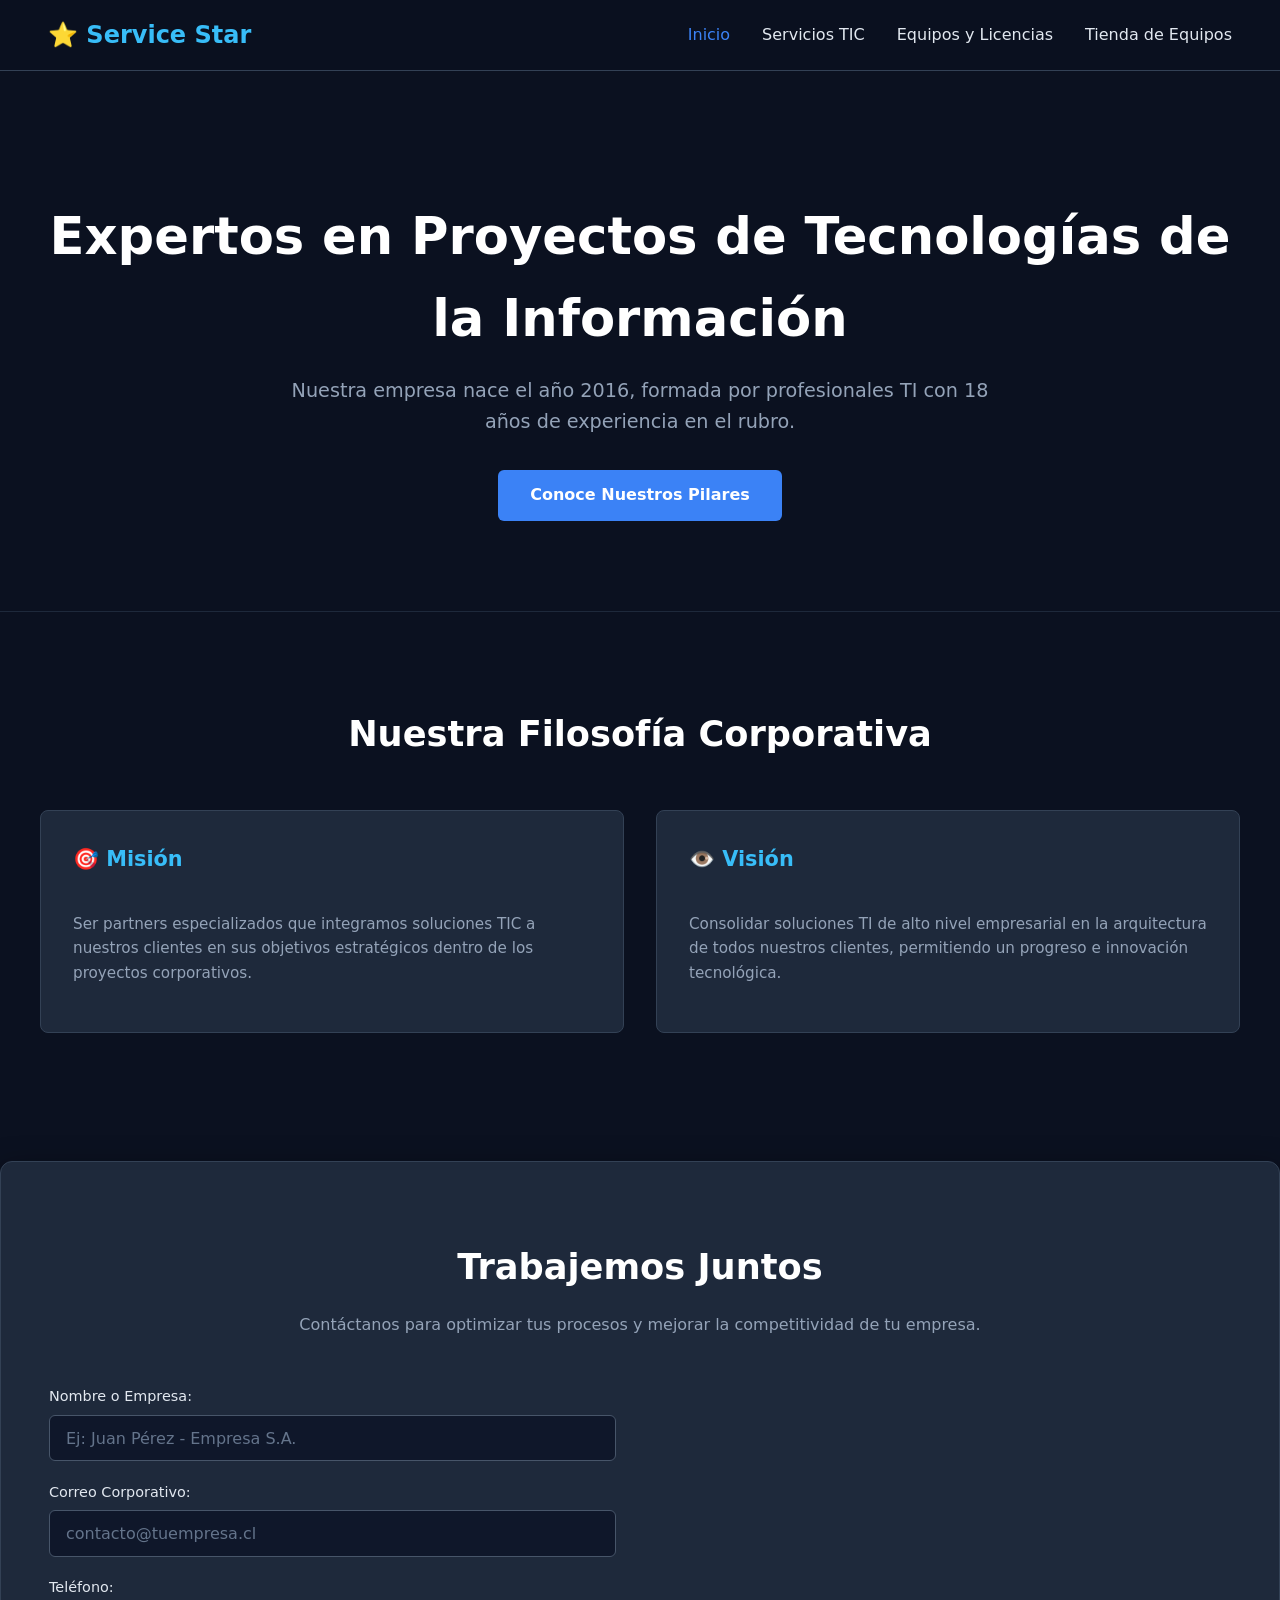
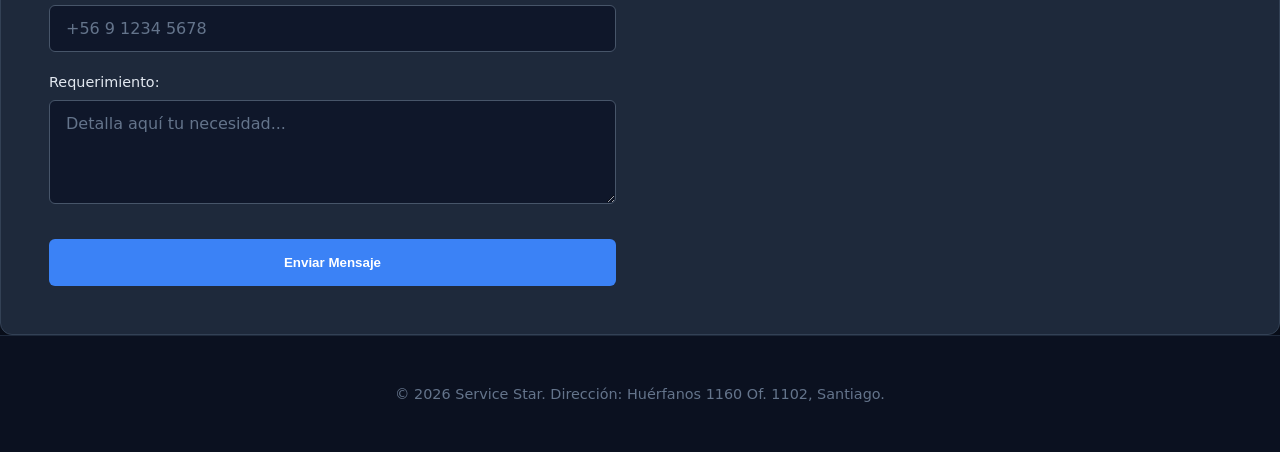
<file: index.html>
<!DOCTYPE html>
<html lang="es">
<head>
    <meta charset="UTF-8">
    <meta name="viewport" content="width=device-width, initial-scale=1.0">
    <title>Service Star - Soluciones Informáticas</title>
    <link rel="stylesheet" href="styles.css">
</head>
<body>
    <nav class="navbar">
        <div class="logo">⭐ Service Star</div>
        <ul class="nav-links">
            <li><a href="index.html" class="active">Inicio</a></li>
            <li><a href="servicios.html">Servicios TIC</a></li>
            <li><a href="hardware.html">Equipos y Licencias</a></li>
            <li><a href="tienda.html">Tienda de Equipos</a></li>
        </ul>
    </nav>

    <header class="hero">
        <div class="hero-content">
            <h1>Expertos en Proyectos de Tecnologías de la Información</h1>
            <p>Nuestra empresa nace el año 2016, formada por profesionales TI con 18 años de experiencia en el rubro.</p>
            <a href="#pilares" class="btn-primary">Conoce Nuestros Pilares</a>
        </div>
    </header>

    <main>
        <section id="pilares" class="seccion-destacados">
            <h2>Nuestra Filosofía Corporativa</h2>
            <div class="grid-tarjetas">
                <div class="tarjeta">
                    <h3>🎯 Misión</h3>
                    <p>Ser partners especializados que integramos soluciones TIC a nuestros clientes en sus objetivos estratégicos dentro de los proyectos corporativos.</p>
                </div>
                <div class="tarjeta">
                    <h3>👁️ Visión</h3>
                    <p>Consolidar soluciones TI de alto nivel empresarial en la arquitectura de todos nuestros clientes, permitiendo un progreso e innovación tecnológica.</p>
                </div>
            </div>
        </section>
    </main>
        <section id="contacto" class="seccion-contacto">
            <h2>Trabajemos Juntos</h2>
            <p>Contáctanos para optimizar tus procesos y mejorar la competitividad de tu empresa.</p>
            
            <div class="contacto-grid">
                <!-- Formulario -->
                <form id="form-contacto" action="https://formsubmit.co/mgarcia@itdata.cl" method="POST" class="formulario-corporativo" novalidate>
                    <input type="hidden" name="_subject" value="Nuevo requerimiento web ITDATA">
                    <input type="hidden" name="_captcha" value="false">
                    
                    <div class="grupo-form">
                        <label for="nombre">Nombre o Empresa:</label>
                        <input type="text" id="nombre" name="nombre" required placeholder="Ej: Juan Pérez - Empresa S.A." autocomplete="name">
                        <span class="error-msg" id="error-nombre"></span>
                    </div>

                    <div class="grupo-form">
                        <label for="correo">Correo Corporativo:</label>
                        <input type="email" id="correo" name="correo" required placeholder="contacto@tuempresa.cl" autocomplete="email">
                        <span class="error-msg" id="error-correo"></span>
                    </div>

                    <div class="grupo-form">
                        <label for="telefono">Teléfono:</label>
                        <input type="tel" id="telefono" name="telefono" placeholder="+56 9 1234 5678" autocomplete="tel">
                        <span class="error-msg" id="error-telefono"></span>
                    </div>

                    <div class="grupo-form">
                        <label for="mensaje">Requerimiento:</label>
                        <textarea id="mensaje" name="mensaje" rows="4" required placeholder="Detalla aquí tu necesidad..."></textarea>
                        <span class="error-msg" id="error-mensaje"></span>
                    </div>

                    <button type="submit" class="btn-primary btn-block">Enviar Mensaje</button>
                </form>
                <script src="script.js"></script>

                <!-- Mapa de Google Maps -->
                <div class="mapa-container">
                   <iframe src="https://www.google.com/maps/embed?pb=!1m18!1m12!1m3!1d3329.3596332358366!2d-70.65569962273985!3d-33.43993577339376!2m3!1f0!2f0!3f0!3m2!1i1024!2i768!4f13.1!3m3!1m2!1s0x9662c5a43c311187%3A0xb4d8ce96714b4844!2sHu%C3%A9rfanos%201160%2C%20Ofi%201102%2C%208340420%20Santiago%2C%20Regi%C3%B3n%20Metropolitana!5e0!3m2!1ses-419!2scl!4v1788799006996!5m2!1ses-419!2scl" width="600" height="450" style="border:0;" allowfullscreen="" loading="lazy" referrerpolicy="strict-origin-when-cross-origin"></iframe>
                </div>
            </div>
        </section>

    <footer>
        <p>&copy; 2026 Service Star. Dirección: Huérfanos 1160 Of. 1102, Santiago.</p>
    </footer>
</body>
</html>
</file>
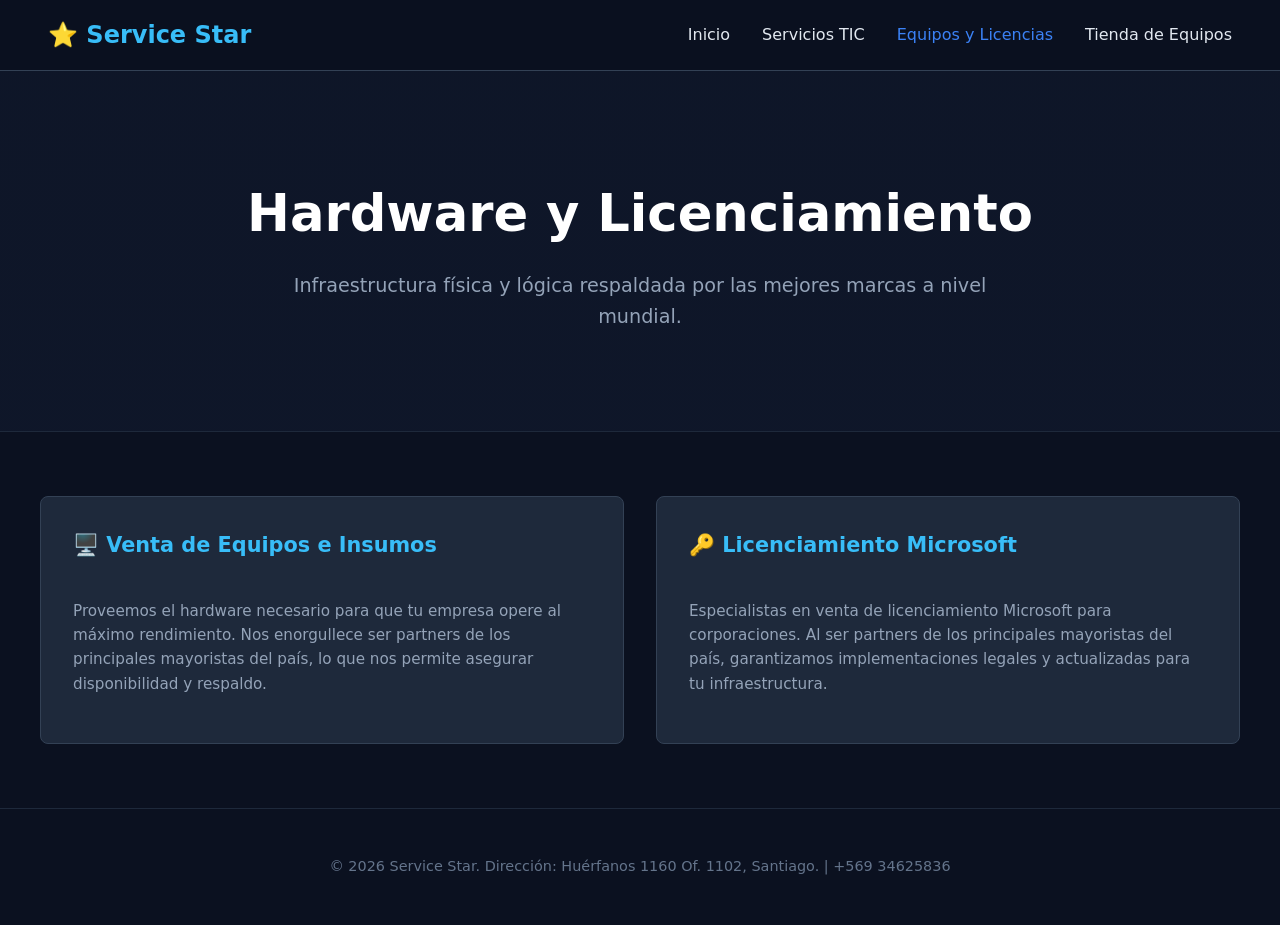
<file: hardware.html>
<!DOCTYPE html>
<html lang="es">
<head>
    <meta charset="UTF-8">
    <meta name="viewport" content="width=device-width, initial-scale=1.0">
    <title>Equipos y Licencias - Service Star</title>
    <link rel="stylesheet" href="styles.css">
</head>
<body>
    <!-- Menú de Navegación -->
    <nav class="navbar">
        <div class="logo">⭐ Service Star</div>
        <ul class="nav-links">
            <li><a href="index.html">Inicio</a></li>
            <li><a href="servicios.html">Servicios TIC</a></li>
            <li><a href="hardware.html" class="active">Equipos y Licencias</a></li>
            <li><a href="tienda.html">Tienda de Equipos</a></li>
        </ul>
    </nav>

    <!-- Cabecera de la página -->
    <header class="hero" style="height: 40vh; background-image: linear-gradient(rgba(15, 23, 42, 0.8), rgba(15, 23, 42, 0.9)), url('https://images.unsplash.com/photo-1525547719571-a2d4ac8945e2?q=80&w=1920');">
        <div class="hero-content">
            <h1>Hardware y Licenciamiento</h1>
            <p>Infraestructura física y lógica respaldada por las mejores marcas a nivel mundial.</p>
        </div>
    </header>

    <!-- Contenido Principal -->
    <main>
        <section class="seccion-destacados">
            <div class="grid-tarjetas">
                
                <!-- Tarjeta de Equipos -->
                <div class="tarjeta">
                    <h3>🖥️ Venta de Equipos e Insumos</h3>
                    <p>Proveemos el hardware necesario para que tu empresa opere al máximo rendimiento. Nos enorgullece ser partners de los principales mayoristas del país, lo que nos permite asegurar disponibilidad y respaldo.</p>
                </div>

                <!-- Tarjeta de Licencias Microsoft -->
                <div class="tarjeta">
                    <h3>🔑 Licenciamiento Microsoft</h3>
                    <p>Especialistas en venta de licenciamiento Microsoft para corporaciones. Al ser partners de los principales mayoristas del país, garantizamos implementaciones legales y actualizadas para tu infraestructura.</p>
                </div>
                
            </div>
        </section>
    </main>

    <!-- Pie de página -->
    <footer>
        <p>&copy; 2026 Service Star. Dirección: Huérfanos 1160 Of. 1102, Santiago. | +569 34625836</p>
    </footer>

</body>
</html>
</file>
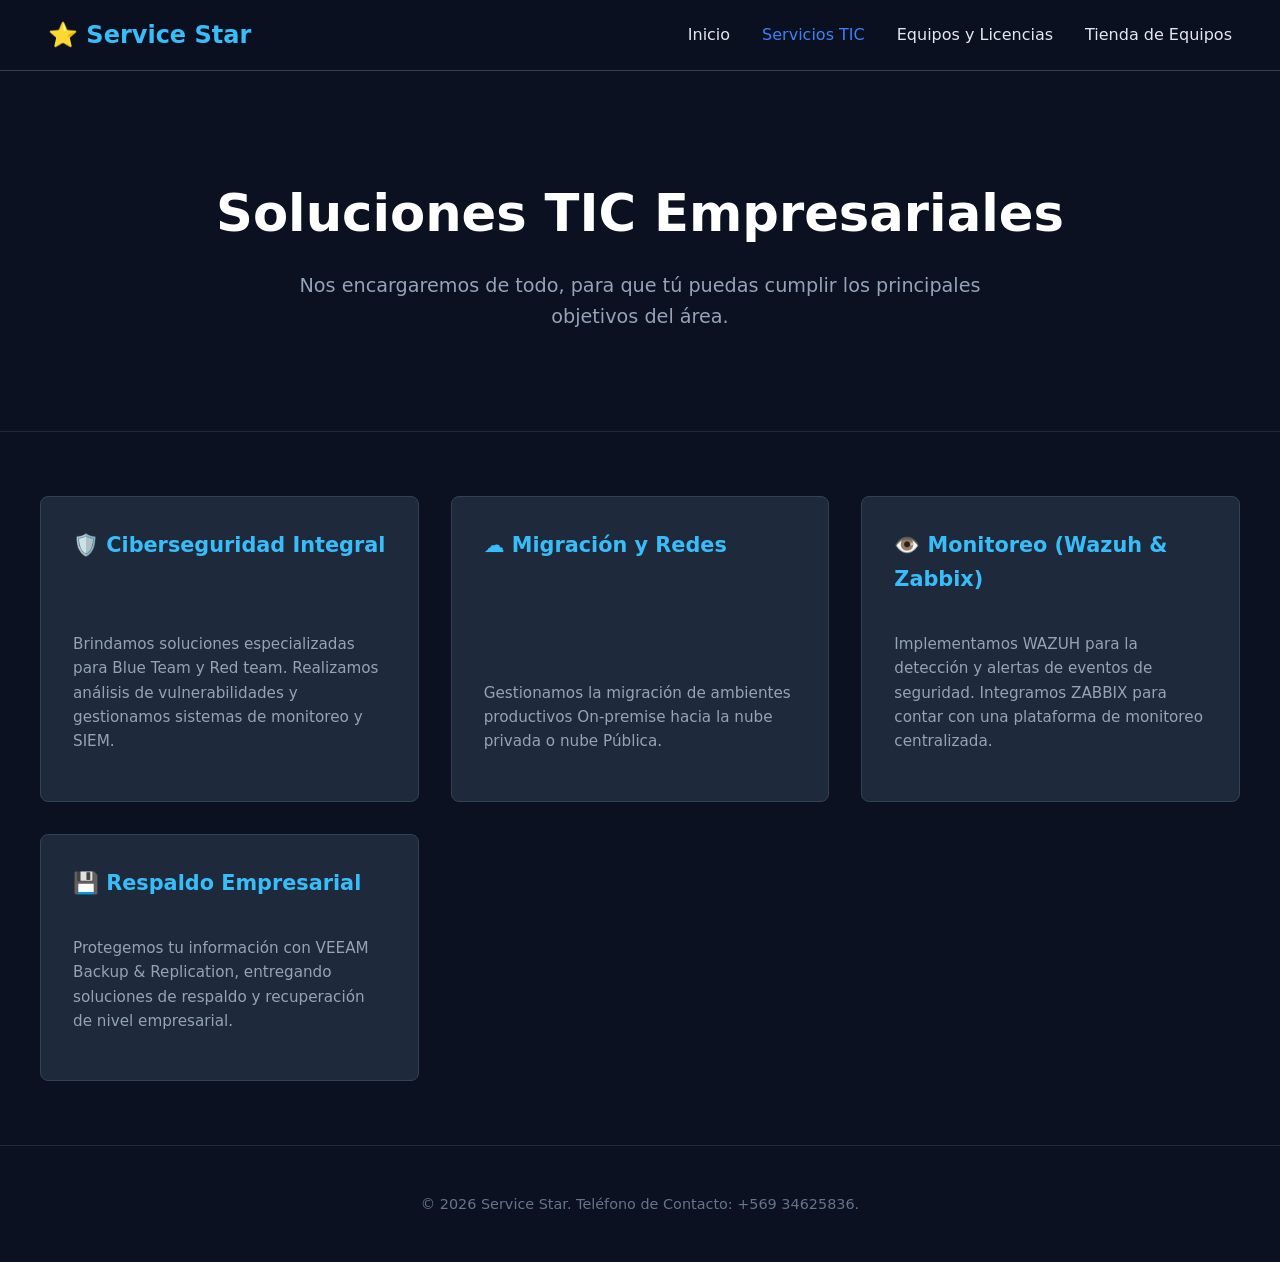
<file: servicios.html>
<!DOCTYPE html>
<html lang="es">
<head>
    <meta charset="UTF-8">
    <meta name="viewport" content="width=device-width, initial-scale=1.0">
    <title>Servicios TIC - Service Star</title>
    <link rel="stylesheet" href="styles.css">
</head>
<body>
    <nav class="navbar">
        <div class="logo">⭐ Service Star</div>
        <ul class="nav-links">
            <li><a href="index.html">Inicio</a></li>
            <li><a href="servicios.html" class="active">Servicios TIC</a></li>
            <li><a href="hardware.html">Equipos y Licencias</a></li>
            <li><a href="tienda.html">Tienda de Equipos</a></li>
        </ul>
    </nav>

    <header class="hero" style="height: 40vh;">
        <div class="hero-content">
            <h1>Soluciones TIC Empresariales</h1>
            <p>Nos encargaremos de todo, para que tú puedas cumplir los principales objetivos del área.</p>
        </div>
    </header>

    <main>
        <section class="seccion-destacados">
            <div class="grid-tarjetas">
                <div class="tarjeta">
                    <h3>🛡️ Ciberseguridad Integral</h3>
                    <p>Brindamos soluciones especializadas para Blue Team y Red team. Realizamos análisis de vulnerabilidades y gestionamos sistemas de monitoreo y SIEM.</p>
                </div>
                <div class="tarjeta">
                    <h3>☁️ Migración y Redes</h3>
                    <p>Gestionamos la migración de ambientes productivos On-premise hacia la nube privada o nube Pública.</p>
                </div>
                <div class="tarjeta">
                    <h3>👁️ Monitoreo (Wazuh & Zabbix)</h3>
                    <p>Implementamos WAZUH para la detección y alertas de eventos de seguridad. Integramos ZABBIX para contar con una plataforma de monitoreo centralizada.</p>
                </div>
                <div class="tarjeta">
                    <h3>💾 Respaldo Empresarial</h3>
                    <p>Protegemos tu información con VEEAM Backup & Replication, entregando soluciones de respaldo y recuperación de nivel empresarial.</p>
                </div>
            </div>
        </section>
    </main>

    <footer>
        <p>&copy; 2026 Service Star. Teléfono de Contacto: +569 34625836.</p>
    </footer>
</body>
</html>
</file>
<file: styles.css>
:root {
    --color-fondo: #0b1120;
    --color-texto: #e2e8f0; 
    --color-primario: #3b82f6; 
    --color-primario-hover: #2563eb;
    --color-acento: #38bdf8; 
    --color-tarjeta: #1e293b;
    --color-input: #0f172a;
}

body {
    font-family: 'Segoe UI', system-ui, -apple-system, sans-serif;
    background-color: var(--color-fondo);
    color: var(--color-texto);
    margin: 0;
    padding: 0;
    line-height: 1.6;
}

.navbar {
    display: flex;
    justify-content: space-between;
    align-items: center;
    background-color: rgba(11, 17, 32, 0.95);
    padding: 1rem 3rem;
    position: sticky;
    top: 0;
    border-bottom: 1px solid #334155;
    z-index: 100;
}

.logo {
    font-size: 1.5rem;
    font-weight: bold;
    color: var(--color-acento);
}

.nav-links {
    list-style: none;
    display: flex;
    gap: 2rem;
    margin: 0;
    padding: 0;
}

.nav-links a {
    color: var(--color-texto);
    text-decoration: none;
    font-weight: 500;
    transition: color 0.3s;
}

.nav-links a:hover, .nav-links a.active {
    color: var(--color-primario);
}

.hero {
    background: linear-gradient(rgba(11, 17, 32, 0.8), rgba(11, 17, 32, 0.95)), url('https://images.unsplash.com/photo-1550751827-4bd374c3f58b?q=80&w=1920') center/cover;
    height: 60vh;
    display: flex;
    align-items: center;
    justify-content: center;
    text-align: center;
    padding: 0 1rem;
    border-bottom: 1px solid #1e293b;
}

.hero h1 {
    font-size: 3.2rem;
    margin-bottom: 1rem;
    color: #ffffff;
}

.hero p {
    font-size: 1.2rem;
    max-width: 700px;
    margin: 0 auto 2rem auto;
    color: #94a3b8;
}

.btn-primary {
    display: inline-block;
    background-color: var(--color-primario);
    color: white;
    padding: 0.8rem 2rem;
    border-radius: 6px;
    text-decoration: none;
    font-weight: bold;
    border: none;
    transition: all 0.3s ease;
    cursor: pointer;
}

.btn-primary:hover {
    background-color: var(--color-primario-hover);
    box-shadow: 0 0 15px rgba(59, 130, 246, 0.5);
    transform: translateY(-2px);
}

.btn-secundario {
    display: inline-block;
    background-color: transparent;
    color: var(--color-primario);
    border: 1px solid var(--color-primario);
    padding: 0.6rem 1.5rem;
    border-radius: 6px;
    text-decoration: none;
    font-weight: 500;
    margin-top: 1rem;
    transition: all 0.3s;
}

.btn-secundario:hover {
    background-color: var(--color-primario);
    color: white;
}

main {
    max-width: 1200px;
    margin: 0 auto;
    padding: 4rem 2rem;
}

h2 {
    text-align: center;
    font-size: 2.2rem;
    margin-bottom: 3rem;
    color: white;
}

.grid-tarjetas {
    display: grid;
    grid-template-columns: repeat(auto-fit, minmax(300px, 1fr));
    gap: 2rem;
}

.tarjeta {
    background-color: var(--color-tarjeta);
    padding: 2rem;
    border-radius: 8px;
    border: 1px solid #334155;
    transition: all 0.3s ease;
    display: flex;
    flex-direction: column;
    justify-content: space-between;
}

.tarjeta:hover {
    transform: translateY(-5px);
    border-color: var(--color-primario);
    box-shadow: 0 10px 30px rgba(0, 0, 0, 0.5);
}

.tarjeta h3 {
    color: var(--color-acento);
    margin-top: 0;
    font-size: 1.3rem;
}

.tarjeta p {
    color: #94a3b8;
    font-size: 0.95rem;
}

.seccion-contacto {
    background-color: var(--color-tarjeta);
    border-radius: 12px;
    border: 1px solid #334155;
    padding: 3rem;
    margin-top: 4rem;
    box-shadow: 0 10px 30px rgba(0,0,0,0.5);
}

.seccion-contacto h2 {
    margin-bottom: 0.5rem;
}

.seccion-contacto > p {
    text-align: center;
    color: #94a3b8;
    margin-bottom: 3rem;
}

.contacto-grid {
    display: grid;
    grid-template-columns: 1fr 1fr; 
    gap: 3rem;
    align-items: stretch;
}

.formulario-corporativo {
    display: flex;
    flex-direction: column;
    gap: 1.2rem;
}

.grupo-form {
    display: flex;
    flex-direction: column;
    gap: 0.4rem;
}

.grupo-form label {
    font-size: 0.9rem;
    font-weight: 500;
    color: var(--color-texto);
}

.grupo-form input, 
.grupo-form textarea {
    width: 100%;
    box-sizing: border-box; 
    padding: 0.8rem 1rem;
    border-radius: 6px;
    border: 1px solid #475569;
    background-color: var(--color-input);
    color: white;
    font-family: inherit;
    font-size: 1rem;
    transition: all 0.3s;
}

.grupo-form input::placeholder, 
.grupo-form textarea::placeholder {
    color: #64748b;
}

.grupo-form input:focus, 
.grupo-form textarea:focus {
    outline: none;
    border-color: var(--color-primario);
    box-shadow: 0 0 0 3px rgba(59, 130, 246, 0.2);
    background-color: #1e293b;
}

.btn-block {
    width: 100%;
    margin-top: 1rem;
    padding: 1rem;
}

.mapa-container iframe {
    width: 100%;
    height: 100%;
    min-height: 400px;
    border-radius: 8px;
    border: 1px solid #475569;
    filter: invert(90%) hue-rotate(180deg) brightness(85%) contrast(85%);
}

@media (max-width: 768px) {
    .contacto-grid {
        grid-template-columns: 1fr;
    }
}

.seccion-promos {
    margin-top: -2rem;
}

.carrusel-wrapper {
    width: 100%;
    overflow-x: auto;
    padding: 1rem 0 2rem 0;
    scrollbar-width: thin;
    scrollbar-color: var(--color-primario) var(--color-fondo);
}

.carrusel-promos {
    display: flex;
    gap: 1.5rem;
    min-width: max-content; 
}

.promo-banner {
    background-color: var(--color-tarjeta);
    width: 280px; 
    border-radius: 10px;
    padding: 1.5rem;
    border: 1px solid #334155;
    text-align: center;
    transition: transform 0.3s;
    display: flex;
    flex-direction: column;
    align-items: center;
}

.promo-banner:hover {
    transform: translateY(-5px);
    border-color: var(--color-primario);
}

.promo-banner img {
    width: 100%;
    height: 180px;
    object-fit: contain; 
    margin-bottom: 1rem;
    background-color: white;
    border-radius: 6px;
    padding: 0.5rem;
}

.promo-banner h4 {
    color: white;
    margin: 0 0 0.5rem 0;
    font-size: 1.1rem;
}

.promo-banner p {
    font-size: 0.9rem;
    color: #94a3b8;
    margin-bottom: 1.5rem;
    flex-grow: 1; 
}

.marca-tag {
    background-color: var(--color-primario);
    color: white;
    font-size: 0.75rem;
    font-weight: bold;
    padding: 0.4rem 1rem;
    border-radius: 20px;
}

footer {
    text-align: center;
    padding: 2rem;
    background-color: #0b1120;
    border-top: 1px solid #1e293b;
    font-size: 0.9rem;
    color: #64748b;
}
.error-msg {
    color: #ef4444; /* Rojo de alerta */
    font-size: 0.85rem;
    font-weight: 500;
    margin-top: 0.2rem;
    display: none; /* Oculto por defecto */
}

/* Clase que se añade con JS cuando hay error */
.input-error {
    border-color: #ef4444 !important;
    box-shadow: 0 0 0 3px rgba(239, 68, 68, 0.2) !important;
}

/* Mostramos el mensaje solo cuando la clase activa esté presente */
.error-msg.activo {
    display: block;
}
</file>
